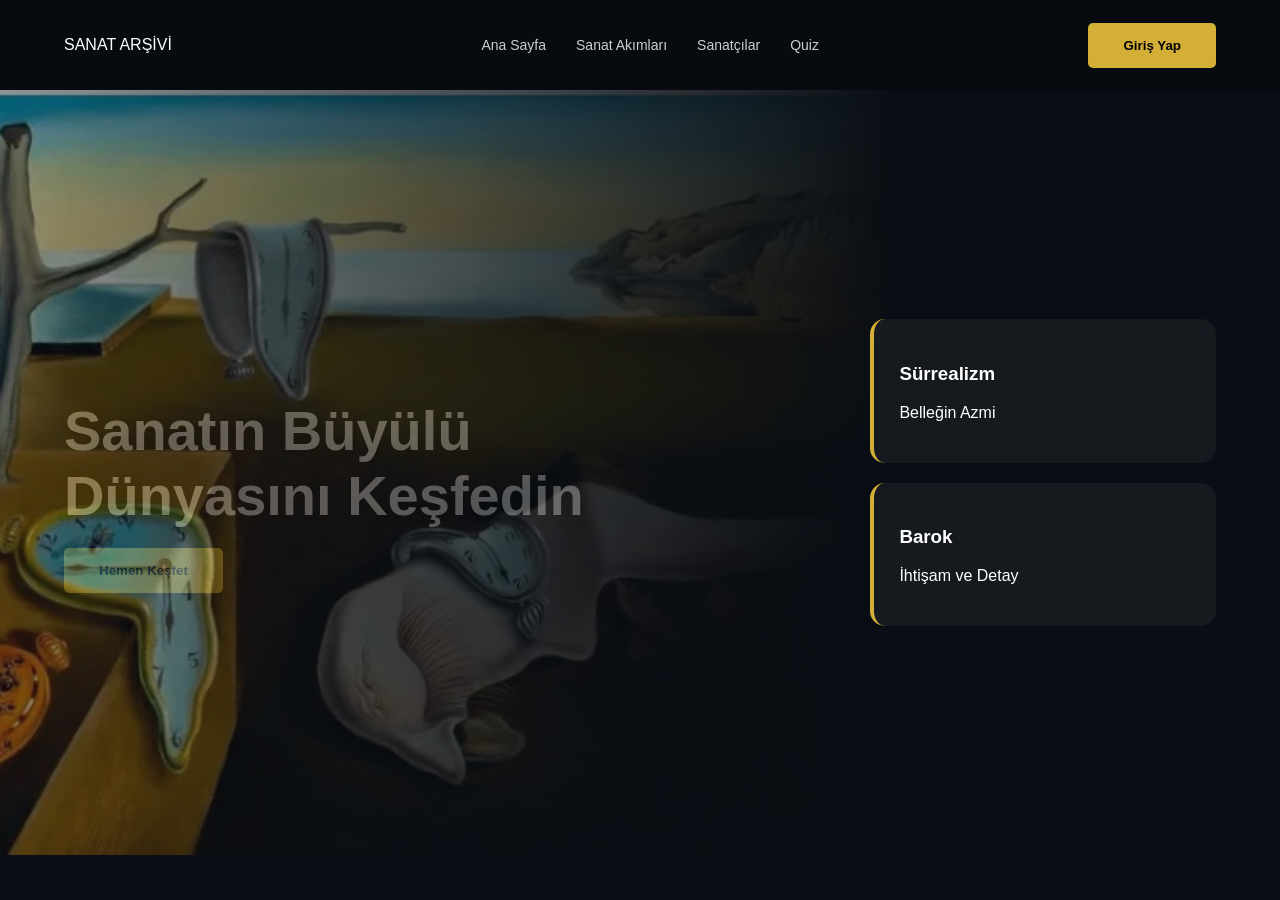
<file: pages/index.html>
<!DOCTYPE html>
<html lang="tr">
<head>
    <meta charset="UTF-8">
    <meta name="viewport" content="width=device-width, initial-scale=1.0">
    <title>SANAT ARŞİVİ | Dijital Küratör</title>
    <link rel="stylesheet" href="style.css"> 
</head>
<body>
    <nav class="navbar">
        <div class="logo">SANAT ARŞİVİ</div>
        <ul class="nav-links">
            <li><a href="#">Ana Sayfa</a></li>
            <li><a href="#">Sanat Akımları</a></li>
            <li><a href="#">Sanatçılar</a></li>
            <li><a href="#">Quiz</a></li>
        </ul>
        <div class="nav-auth">
            <button class="btn-login">Giriş Yap</button>
        </div>
    </nav>

    <section class="hero">
        <div class="hero-bg-image"></div> 

        <div class="hero-content">
            <h1>Sanatın Büyülü Dünyasını Keşfedin</h1>
            <button class="btn-explore">Hemen Keşfet</button>
        </div>
        
        <div class="hero-cards">
            <div class="card glass">
                <span class="line gold"></span>
                <h3>Sürrealizm</h3>
                <p>Belleğin Azmi</p>
            </div>
            <div class="card glass">
                <span class="line gold"></span>
                <h3>Barok</h3>
                <p>İhtişam ve Detay</p>
            </div>
        </div>
    </section>
</body>
</html>
</file>
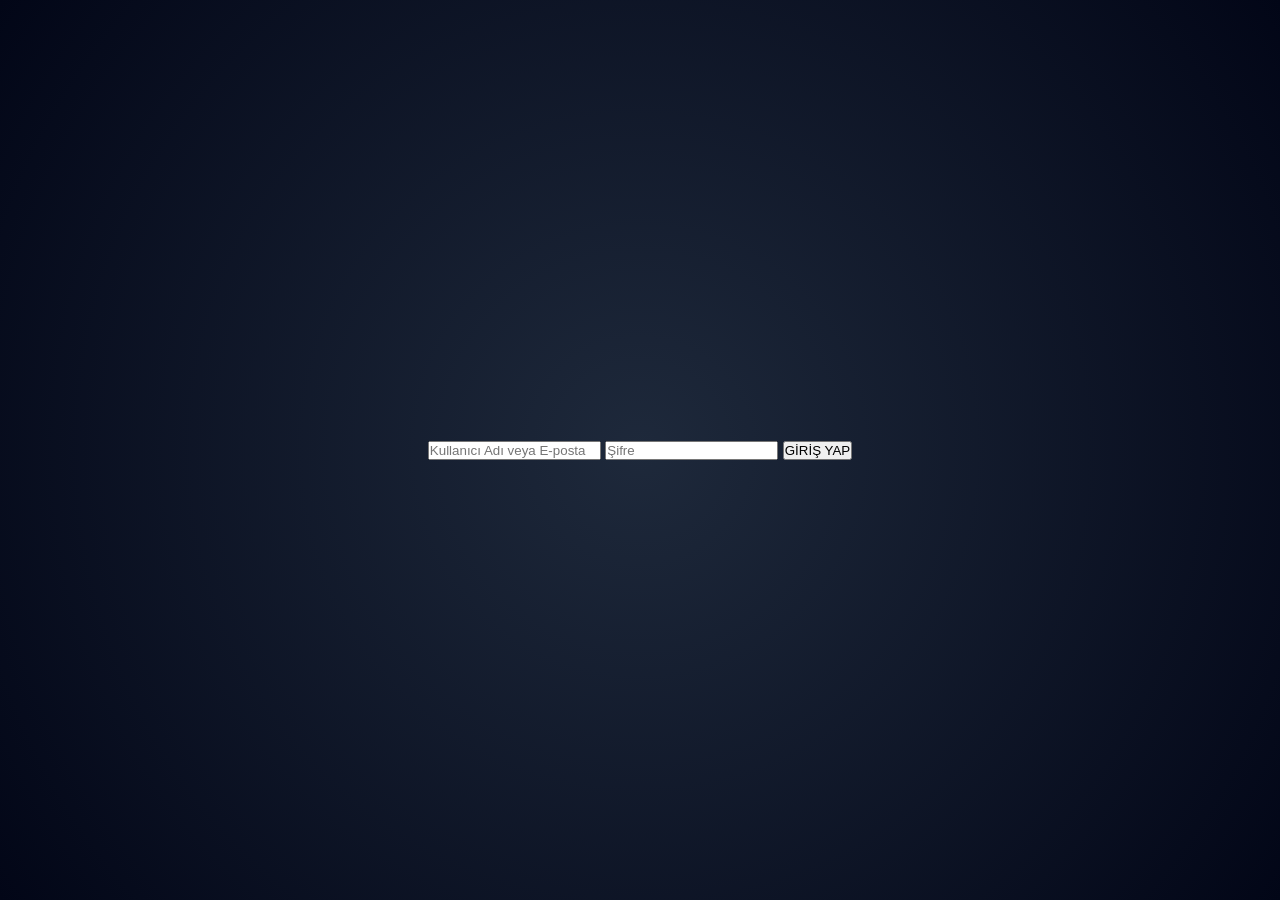
<file: giris.html>
<!DOCTYPE html>
<html lang="tr">
<head>
    <meta charset="UTF-8">
    <title>Giriş Yap</title>
    <link rel="stylesheet" href="style.css">
</head>
<body class="auth-body">
<form action="../giris_islem.php" method="POST">
    <input type="text" name="kullanici_adi" placeholder="Kullanıcı Adı veya E-posta" required>
    <input type="password" name="sifre" placeholder="Şifre" required>
    
    <button type="submit">GİRİŞ YAP</button> 
</form>
    </div>
    <div id="notification-container"></div>
  
</html>
</file>
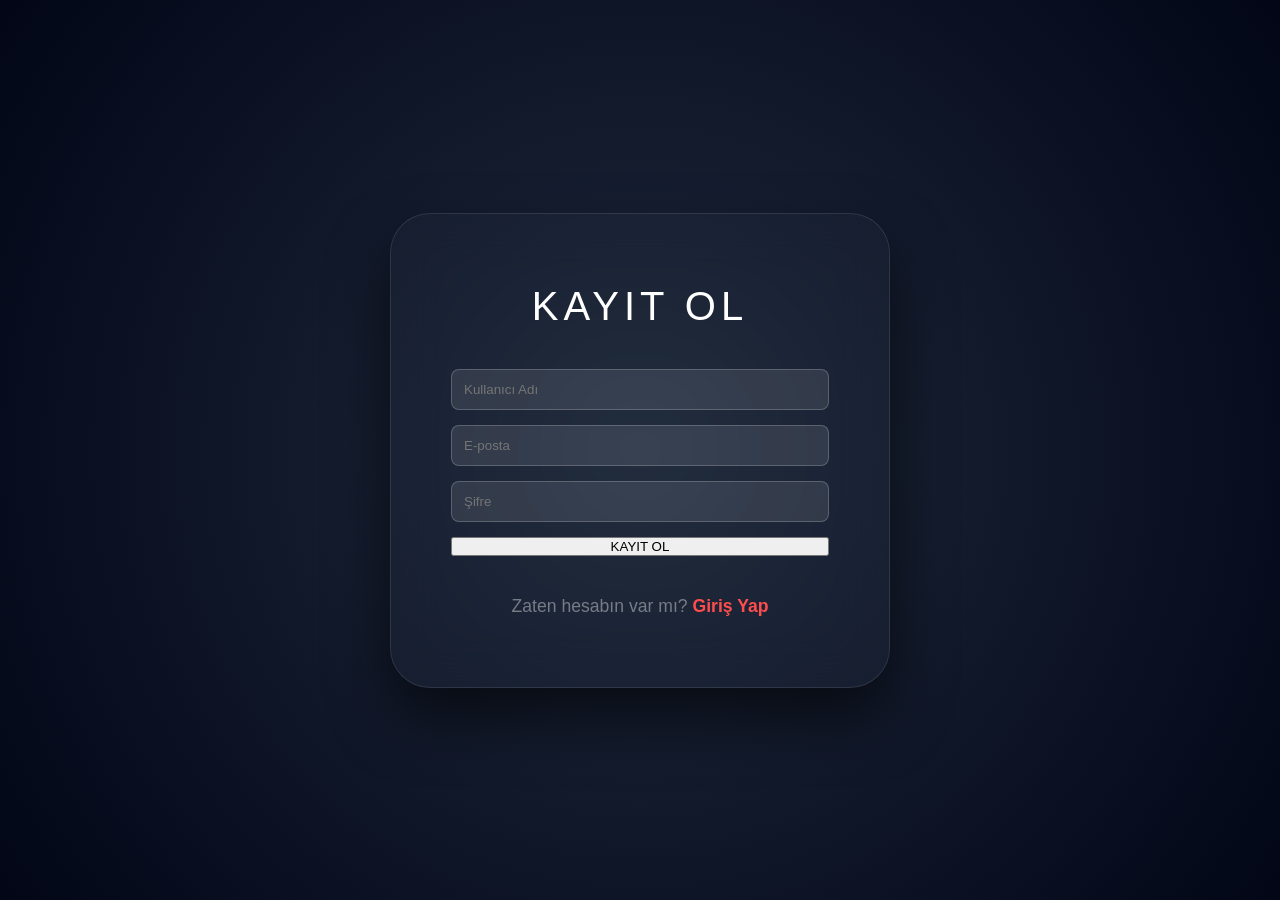
<file: kayit.html>
<!DOCTYPE html>
<html lang="tr">
<head>
    <meta charset="UTF-8">
    <title>Kayıt Ol | Sanat Arşivi</title>
    <link rel="stylesheet" href="style.css">
    <link href="https://fonts.googleapis.com/css2?family=Poppins:wght@200;400;600&display=swap" rel="stylesheet">
</head>
<body class="auth-body">

    <div class="auth-card">
        <h2>KAYIT OL</h2>
        
        <form action="kayit_islem.php" method="POST">
    <input type="text" name="kullanici_adi" placeholder="Kullanıcı Adı" required>
    <input type="email" name="eposta" placeholder="E-posta" required>
    <input type="password" name="sifre" placeholder="Şifre" required>
    <button type="submit">KAYIT OL</button>
</form>
        <div class="auth-footer">
            Zaten hesabın var mı? <a href="giris.html">Giriş Yap</a>
        </div>
    </div>

</body>
</html>
</file>
<file: pages/style.css>
/* 1. Renk Teorisi ve Atmosfer */
:root {
    --bg-dark: #0a0e14; /* Derin lacivert tonları */
    --accent-gold: #d4af37; /* Altın sarısı dikey çizgiler */
    --text-white: #ffffff;
    --glass-bg: rgba(255, 255, 255, 0.05);
}

body {
    background-color: var(--bg-dark);
    color: var(--text-white);
    font-family: 'Segoe UI', sans-serif;
    margin: 0;
    overflow-x: hidden;
}

/* 2. Navigasyon Çubuğu */
.navbar {
    display: flex;
    justify-content: space-between;
    padding: 20px 5%;
    align-items: center;
    background: rgba(0, 0, 0, 0.3);
}

.nav-links {
    list-style: none;
    display: flex;
    gap: 30px;
}

.nav-links a {
    color: white;
    text-decoration: none;
    font-size: 14px;
    opacity: 0.8;
}

/* 3. Hero Section: Asimetrik Modernizm */
.hero {
    display: flex;
    min-height: 80vh;
    padding: 0 5%;
    align-items: center;
}

.hero-content {
    flex: 7; /* %70 Alan */
}

.hero-content h1 {
  font-size: 3.5rem; /* Yazıyı biraz büyüttük */
    font-weight: 800;
    color: #ffffff;
    text-shadow: 2px 4px 10px rgba(0, 0, 0, 0.7); /* Yazının arkasına gölge ekledik */
    margin-bottom: 20px;
    max-width: 600px;
}

.hero-section {
    background: linear-gradient(rgba(0, 0, 0, 0.5), rgba(0, 0, 0, 0.5)), 
                url('../assets/resim1.jpg'); /* Resminin yolu doğru olduğundan emin ol */
    background-size: cover;
    background-position: center;
    height: 100vh;
    display: flex;
    align-items: center;
    padding: 0 10%;
}

/* 4. Buton Mimarisi: Premium Mat */
.btn-explore, .btn-login {
    background-color: var(--accent-gold);
    color: black;
    border: none;
    padding: 15px 35px;
    font-weight: bold;
    border-radius: 5px;
    cursor: pointer;
    transition: all 0.3s ease;
}

.btn-explore:hover {
    transform: scale(1.05); /* Hover edildiğinde hafifçe büyüme */
    box-shadow: 0 0 20px rgba(212, 175, 55, 0.4);
}

/* 5. Sağ Taraftaki Bilgi Kartları: %30'luk Alan */
.hero-cards {
    flex: 3;
    display: flex;
    flex-direction: column;
    gap: 20px;
}

/* Cam Efekti (Glassmorphism) */
.card.glass {
    background: var(--glass-bg);
    backdrop-filter: blur(10px); /* Arka plan bulanıklığı */
    padding: 25px;
    border-radius: 15px;
    border-left: 4px solid var(--accent-gold); /* Altın sarısı dikey çizgiler */
    transition: 0.3s;
}

.card.glass:hover {
    background: rgba(255, 255, 255, 0.1);
}
.hero {
    position: relative;
    display: flex;
    min-height: 85vh;
    padding: 0 5%;
    align-items: center;
    overflow: hidden;
    background-color: #0a0e14; /* Derin lacivert temel */
}

.hero-bg-image {
    position: absolute;
    top: 0;
    left: 0;
    width: 70%; /* Raporundaki asimetrik oran */
    height: 100%;
    /* ../assets/resim1.jpg yazarak bir üst klasöre çıkıp assets'e giriyoruz */
    background: linear-gradient(to right, rgba(10, 14, 20, 0.2), rgba(10, 14, 20, 1)), 
                url('../assets/resim1.jpg'); 
    background-size: cover;
    background-position: center;
    z-index: 0;
    opacity: 0.7; /* Karanlık Galeri atmosferi için */
}

/* Hero section'ın kendisi de asimetri için hazır olmalı */
.hero {
    position: relative;
    display: flex;
    min-height: 85vh;
    padding: 0 5%;
    align-items: center;
    overflow: hidden;
    background-color: #0a0e14;
}
.hero-btn {
    padding: 12px 30px;
    background-color: #f1c40f; /* Altın sarısı tonu */
    color: #1a1a1a;
    border: none;
    border-radius: 50px; /* Yuvarlak köşeler */
    font-weight: bold;
    text-transform: uppercase;
    transition: all 0.3s ease; /* Geçiş efekti */
    cursor: pointer;
}

.hero-btn:hover {
    background-color: #ffffff;
    transform: translateY(-3px); /* Üzerine gelince hafif yukarı kalkar */
    box-shadow: 0 10px 20px rgba(241, 196, 15, 0.3);
}
</file>
<file: style.css>
/* 1. GENEL SIFIRLAMA */
* {
    margin: 0;
    padding: 0;
    box-sizing: border-box;
    font-family: 'Inter', sans-serif;
}

body {
    background-color: #707070 !important; /* İstediğin o yumuşak fildişi tonu */
}

/* Navbar'ı En Üstte Sabitle */
.navbar {
    position: absolute !important;
    top: 0;
    left: 0;
    width: 100% !important;
    display: flex !important;
    justify-content: space-between !important;
    align-items: center !important;
    padding: 30px 8% !important;
    background: #181818 !important; /* Beyaz şeridi kaldırdık */
    z-index: 999 !important;
}

/* Menü Yazıları Beyaz ve Okunur Olsun */
.logo{
    color: #f7f7f7 !important; /* Yazı rengini beyaz yapar */
    font-weight: bold;         /* Daha belirgin olması için kalınlaştırabilirsin */
    text-transform: uppercase; /* Hepsini büyük harf yapar */
}
.nav-links {
    list-style: none;
    display: flex;
    gap: 25px;
}

/* Navbar linklerinin temel hali */
.nav-links a {
    color: white;             /* İlk başta beyaz görünsünler */
    text-decoration: none;    /* Altındaki çizgiyi kaldırır */
    transition: color 0.3s ease; /* Renk değişiminin yumuşak olması için (0.3 saniye) */
}

/* Üstüne gelince (Hover durumu) */
.nav-links a:hover {
    color: #ff4d4d;           /* Senin butonlarındaki o canlı kırmızı/turuncu tonu */
    cursor: pointer;          /* El işareti çıksın */
}

/* Orta Başlık Alanı */
.hero-content {
    text-align: center;
    color:rgb(255, 255, 255);
    z-index: 10;
}

.hero-content h1 {
    font-size: 4rem !important;
    font-weight: 800;
    margin-bottom: 20px;
    text-shadow: 2px 2px 10px rgba(0, 0, 0, 0.932); /* Okunurluk için hafif gölge */
}

/* Hero Section Arka Planı (Doğru Resim Adı ile) */
.hero-section {
    position: relative;
    height: 95vh !important;
    background: linear-gradient(to bottom, rgba(0,0,0,0.6) 0%, rgba(0,0,0,0.2) 50%, rgb(0, 0, 0) 100%), 
                url('resimler/arkaplan.jpg') !important; /* Senin klasöründeki isim bu! */
    background-size: cover !important;
    
    /* BURASI ÇOK ÖNEMLİ: İlk değer yatay (center), ikinci değer dikey (top/bottom/%).
       Burayı %30 veya %40 yaparak resmi aşağı doğru kaydırabilirsin. */
    background-position: center 0.1% !important; 
    
    background-repeat: no-repeat !important;
    display: flex !important;
    justify-content: center !important;
    align-items: center !important;
    padding-bottom: 200px; /* Bu, üstteki alanı şişirir ve kartları aşağı öteler */
}
.hero-section h1 {
    font-size: 3.5rem;
    margin-bottom: 15px;
    letter-spacing: 2px;
}

/* 4. KARTLARIN OLDUĞU ALT ALAN */
.content-section {
    padding: 70px 10% !important;
}

/* Bu kod kartları zorla yukarı çeker */
main.content-section {
    position: relative !important;
    z-index: 10 !important;
    margin-top: -180px !important; /* Değeri bilerek çok büyüttüm, farkı görelim diye */
}

.art-grid {
 display: flex !important;
    /* Kartları iki uç yana yaslar, ortadaki boşluğu maksimuma çıkarır */
    justify-content: space-between !important; 
    
    /* Yanlardaki boşluğu senin çizimine göre iyice açıyoruz */
    padding: 0 5% !important; 
    
    /* Kartları yukarı, fotoğrafın üzerine bindirmeye devam ediyoruz */
    margin-top: -150px !important; 
    
    /* Ekranın neredeyse tamamını kullanması için genişliği %100 yapalım */
    width: 95% !important; 
    max-width: 1600px !important; /* Çok devasa ekranlarda aşırı dağılmasın diye bir sınır */
    
    margin-left: auto !important;
    margin-right: auto !important;
    position: relative !important;
    z-index: 100 !important;
}

.art-card {
/* Kartların genişliğini biraz artırarak boşluğu dengeleyebiliriz */
    width: 380px !important; 
    background: #49a7ff7c !important;
    border-radius: 25px !important;
    padding: 35px !important;
    box-shadow: 0 25px 50px rgb(0, 0, 0) !important;

}

.art-card:hover {
    transform: translateY(-10px) !important;
}
.art-card h3 {
    color: rgb(231, 99, 99);
    margin-top: 15px; /* Resimle yazı arasına biraz boşluk iyi gider */
}

.art-card p {
    color: #ddd; /* Alt metni hafif gri yaparak hiyerarşi kurabilirsin */
}

.card-image {
    height: 300px !important;
    background: #00000000 !important;
    border-radius: 12px !important;
    margin-bottom: 20px !important;
}

/* 1. Kapsayıcıyı yukarı itelim */
.content-section {
    padding-top: 0 !important; /* Üst boşluğu tamamen sıfırladık */
    background-color: #181818 !important;
    display: flex !important;
    flex-direction: column !important;
    align-items: center !important;
}
/* Ortak özellikler: Resmin kutuyu bozmasını engeller */
.beyaz-kutu {
    width: 100%;
    height: 180px; /* Mevcut yüksekliğin neyse o kalsın */
    background-size: cover; /* Resmi kutuya tam sığdırır */
    background-position: center; /* Resmi ortalar */
    border-radius: 15px;
    box-shadow: 0 4px 15px rgba(0, 0, 0, 0.3); /* Resme hafif bir derinlik katar */
    transition: transform 0.3s ease; /* Fareyle üzerine gelince efekt için */
}
.art-card:hover .beyaz-kutu {
    transform: scale(1.05); /* Fareyle kartın üzerine gelince resim hafifçe büyür */
}

/* Her kutuya ayrı resim */
.ronesans-img {
    background-image: url('resimler/ronesans.jpg'); 
}

.monet-img {
    background-image: url('resimler/monet.jpg');
}

.modern-img {
    background-image: url('resimler/modern.jpg');
}
.art-card {
    cursor: pointer; /* Fare üzerine gelince el işareti çıkar */
    transition: transform 0.3s ease;
}

.art-card:hover {
    transform: translateY(-10px); /* Üzerine gelince hafifçe yukarı zıplar */
}
/* Detay Sayfası Tasarımı */
.detay-sayfasi {
    background-color: #1a1a1a; /* Koyu, asil bir arka plan */
    color: white;
    font-family: 'Segoe UI', sans-serif;
}

.detay-container {
    max-width: 1100px;
    margin: 50px auto;
    padding: 20px;
}

.detay-baslik {
    text-align: center;
    border-bottom: 2px solid #000000;
    padding-bottom: 20px;
    margin-bottom: 40px;
}

.detay-icerik {
    display: flex; /* Yazı ve resmi yan yana getirir */
    gap: 40px;
    align-items: start;
}

.detay-resim img {
    width: 100%;
    max-width: 500px;
    border-radius: 15px;
    box-shadow: 0 10px 30px rgba(0,0,0,0.5);
}

.detay-metin h2 { color: #e74c3c; }

.sanatci-liste li {
    margin-bottom: 15px;
    list-style-type: square;
}
/* Butonların kapsayıcısı */
.auth-buttons {
    display: flex;
    gap: 15px; /* Butonların arasını açar */
    align-items: center;
}

/* Genel Buton Ayarları */
.btn-login, .btn-register {
    padding: 10px 20px;
    border-radius: 8px;
    font-size: 14px;
    font-weight: 600;
    text-decoration: none;
    transition: all 0.3s ease; /* Yumuşak geçiş efekti */
    font-family: 'Segoe UI', sans-serif;
}

/* Giriş Yap Butonu (Sade ve Çizgili) */
.btn-login {
    color: white;
    border: 1px solid rgba(255, 255, 255, 0.4);
    background: transparent;
}

.btn-login:hover {
    background: rgba(255, 255, 255, 0.1);
    border-color: white;
}

/* Kayıt Ol Butonu (Vurgulu ve Renkli) */
.btn-register {
    background-color: #ff4d4d; /* Sitedeki kırmızı vurguyla uyumlu */
    color: white;
    border: 1px solid #ff4d4d;
}

.btn-register:hover {
    background-color: #e60000;
    transform: translateY(-2px); /* Üzerine gelince hafifçe yukarı zıplar */
    box-shadow: 0 4px 15px rgba(255, 77, 77, 0.4);
}
/* Arka Planı Karart ve Formu Ortala */
.auth-container {
    height: 100vh;
    display: flex;
    justify-content: center;
    align-items: center;
    background: url('../resimler/arka-plan.jpg') no-repeat center center/cover;
}

/* Şeffaf Form Kutusu */
.auth-form {
    background: rgba(255, 255, 255, 0.1);
    backdrop-filter: blur(10px); /* Arkayı bulanıklaştırır */
    padding: 40px;
    border-radius: 20px;
    border: 1px solid rgba(255, 255, 255, 0.2);
    width: 350px;
    text-align: center;
}

.auth-form h2 { color: white; margin-bottom: 25px; }

/* Giriş Alanları */
.input-group input {
    width: 100%;
    padding: 12px;
    margin-bottom: 15px;
    border-radius: 8px;
    border: none;
    background: rgba(255, 255, 255, 0.2);
    color: white;
    outline: none;
}

.input-group input::placeholder { color: #ddd; }

/* Gönder Butonu */
.auth-submit {
    width: 100%;
    padding: 12px;
    background: #ff4d4d;
    border: none;
    color: white;
    font-weight: bold;
    border-radius: 8px;
    cursor: pointer;
    transition: 0.3s;
}
.auth-submit:hover { background: #e60000; }
/* Arka planı biraz daha canlandıralım */
.auth-body {
    background: radial-gradient(circle at center, #1e293b 0%, #020617 100%) !important;
    height: 100vh;
    display: flex;
    justify-content: center;
    align-items: center;
    margin: 0;
}

/* Kartı Büyütüyoruz ve Daha Şık Yapıyoruz */
.auth-card {
    background: rgba(255, 255, 255, 0.02);
    backdrop-filter: blur(25px); /* Daha yoğun cam efekti */
    padding: 70px 60px; /* İç boşluğu ciddi oranda artırdık */
    border-radius: 40px; /* Daha yumuşak köşeler */
    border: 1px solid rgba(255, 255, 255, 0.1);
    width: 500px; /* Genişliği artırdık */
    text-align: center;
    box-shadow: 0 30px 60px rgba(0, 0, 0, 0.6);
    transition: all 0.4s ease;
}

.auth-card:hover {
    border-color: rgba(255, 77, 77, 0.3);
    transform: translateY(-10px);
}

/* Başlık Tasarımı */
/* Kayıt Sayfasına Özel Eklemeler (Eğer yoksa ekle) */
.auth-card h2 {
    font-size: 2.5rem;
    font-weight: 200;
    letter-spacing: 5px;
    margin-bottom: 40px;
    color: white;
}

/* Formun içindeki inputların arası çok açılmasın diye küçük bir ayar */
.auth-card .input-box {
    margin-bottom: 15px; 
}

/* Giriş Kutularını Modernleştiriyoruz */
.input-box {
    width: 100%;
    padding: 20px; /* Daha ferah yazım alanı */
    margin-bottom: 25px;
    border-radius: 15px;
    border: 1px solid rgba(255, 255, 255, 0.08);
    background: rgba(255, 255, 255, 0.05);
    color: white;
    font-size: 1.1rem;
    outline: none;
    transition: 0.3s;
    box-sizing: border-box;
}

.input-box:focus {
    background: rgba(255, 255, 255, 0.1);
    border-color: #ff4d4d;
    box-shadow: 0 0 20px rgba(255, 77, 77, 0.15);
}

/* Buton Tasarımı */
.auth-btn {
    width: 100%;
    padding: 20px;
    background: linear-gradient(135deg, #ff4d4d 0%, #b91c1c 100%);
    color: white;
    border: none;
    border-radius: 15px;
    font-size: 1.3rem;
    font-weight: 600;
    letter-spacing: 2px;
    cursor: pointer;
    margin-top: 25px;
    transition: 0.3s;
    box-shadow: 0 10px 25px rgba(255, 77, 77, 0.3);
}

.auth-btn:hover {
    transform: scale(1.03);
    box-shadow: 0 15px 35px rgba(255, 77, 77, 0.5);
    filter: brightness(1.1);
}

/* Alt Link */
.auth-footer {
    margin-top: 40px;
    font-size: 1.1rem;
    color: rgba(255, 255, 255, 0.4);
}

.auth-footer a {
    color: #ff4d4d;
    text-decoration: none;
    font-weight: bold;
    transition: 0.3s;
}

.auth-footer a:hover {
    text-decoration: underline;
    color: white;
}
#notification-container {
    position: fixed;
    top: 20px;
    right: 20px;
    z-index: 1000;
}

.toast {
    background: rgba(255, 255, 255, 0.1);
    backdrop-filter: blur(10px);
    color: white;
    padding: 15px 25px;
    border-radius: 12px;
    border-left: 5px solid #ff4d4d; /* Hata rengi */
    margin-bottom: 10px;
    box-shadow: 0 10px 20px rgba(0,0,0,0.2);
    display: flex;
    align-items: center;
    animation: slideIn 0.5s ease forwards;
}

@keyframes slideIn {
    from { transform: translateX(100%); opacity: 0; }
    to { transform: translateX(0); opacity: 1; }
}

.toast.success { border-left-color: #4dfbaf; } /* Başarı rengi */
/* Bildirim Konteynırını Sola Alalım */
#notification-container {
    position: fixed;
    top: 20px;
    left: 20px; /* Right yerine Left yaparak sola aldık */
    z-index: 1000;
}

.toast {
    background: rgba(255, 255, 255, 0.1);
    backdrop-filter: blur(10px);
    color: white;
    padding: 15px 25px;
    border-radius: 12px;
    border-left: 5px solid #ff4d4d;
    margin-bottom: 10px;
    box-shadow: 0 10px 20px rgba(0,0,0,0.2);
    display: flex;
    align-items: center;
    /* Animasyon ismini değiştirdik */
    animation: slideInLeft 0.5s ease forwards; 
}

/* Soldan Giriş Animasyonu */
@keyframes slideInLeft {
    from { 
        transform: translateX(-100%); /* Ekranın sol dışından başla */
        opacity: 0; 
    }
    to { 
        transform: translateX(0); 
        opacity: 1; 
    }
}
/* 1. Tüm içeriği ortalayan ana kutu */
.center-wrapper {
    max-width: 1100px;
    margin: 0 auto;
    position: relative;
}

/* 2. Kartları yan yana dizen ve yukarı taşıyan kısım */
.art-grid {
    display: flex !important;
    justify-content: center !important;
    gap: 20px;
    margin-top: -100px !important; /* İşte kartları o kırmızı çizgiye taşıyan yer */
    position: relative;
    z-index: 100;
}

/* 3. Kartların boyutunu sabitleyelim (bozulmaması için) */
.art-card {
    flex: 0 0 300px !important; /* Kart genişliğini sabitler */
    height: 400px;              /* Kart yüksekliğini sabitler */
    background: rgba(30, 60, 100, 0.7); /* O mavi cam efekti */
    border-radius: 20px;
    padding: 15px;
    text-align: center;
}

/* 4. Resimlerin kutuya sığması için */
.beyaz-kutu {
    width: 100%;
    height: 180px;
    border-radius: 15px;
    margin-bottom: 15px;
}
.auth-card form {
    display: flex;
    flex-direction: column; /* Kutuları alt alta dizer */
    gap: 15px; /* Aralarındaki boşluğu açar */
    width: 100%;
}

.auth-card input {
    padding: 12px;
    border-radius: 8px;
    border: 1px solid rgba(255,255,255,0.2);
    background: rgba(255,255,255,0.1);
    color: white;
    width: 100%; /* Kutuların kartı tam kaplamasını sağlar */
}

/* Rönesans Sayfa Tasarımı */
.detay-sayfasi {
    background-color: #0d0d0d;
    color: #e0e0e0;
    line-height: 1.8;
}

.ronesans-hero {
    height: 80vh;
    background: url('../resimler/ronesans-bg.jpg') no-repeat center center/cover;
    background-attachment: fixed; /* Paralaks efekti */
    display: flex;
    align-items: center;
    justify-content: center;
}

.hero-overlay {
    background: rgba(0, 0, 0, 0.5);
    padding: 40px;
    text-align: center;
    border: 1px solid rgba(212, 175, 55, 0.3);
}

.hero-overlay h1 {
    font-family: 'Playfair Display', serif;
    font-size: 5rem;
    color: #d4af37; /* Altın rengi */
    letter-spacing: 10px;
}

.altin-baslik {
    font-family: 'Playfair Display', serif;
    color: #d4af37;
    text-align: center;
    font-size: 2.5rem;
    margin: 50px 0;
}

.eser-odak {
    display: grid;
    grid-template-columns: 1fr 1fr;
    gap: 40px;
    align-items: center;
    margin: 80px 0;
}

.eser-resim img {
    width: 100%;
    border-radius: 5px;
    border: 1px solid #333;
}

.eser-resim span {
    display: block;
    font-style: italic;
    font-size: 0.9rem;
    text-align: center;
    margin-top: 10px;
}

.eser-galeri {
    display: grid;
    grid-template-columns: repeat(auto-fit, minmax(300px, 1fr));
    gap: 30px;
    padding-bottom: 100px;
}

.galeri-kart {
    background: #1a1a1a;
    padding: 15px;
    border-radius: 8px;
    transition: 0.4s;
}

.galeri-kart:hover {
    box-shadow: 0 0 20px rgba(212, 175, 55, 0.4);
}

.galeri-kart img {
    width: 100%;
    height: 350px;
    object-fit: cover;
    margin-bottom: 15px;
}
/* Rönesans Detay Sayfası Tasarımı */
.detay-sayfasi {
    background-color: #0f172a; /* Koyu modern arka plan */
    color: #f1f5f9;
    font-family: 'Poppins', sans-serif;
    margin: 0;
}

.detay-container {
    max-width: 1000px;
    margin: 0 auto;
    padding: 40px 20px;
}

/* Başlık Alanı */
.detay-baslik h1 {
    font-size: 3rem;
    color: #e11d48; /* Vurgu rengi */
    text-align: center;
    text-transform: uppercase;
    letter-spacing: 5px;
    margin-bottom: 10px;
}

.detay-baslik p {
    text-align: center;
    font-style: italic;
    color: #94a3b8;
}

/* Profesyonel Görsel Alanı */
.detay-resim {
    width: 100%;
    height: 500px;
    background: url('resimler/ronesans-hero.jpg') center/cover; /* Buraya güzel bir Rönesans resmi koy */
    border-radius: 20px;
    margin: 40px 0;
    box-shadow: 0 20px 40px rgba(0,0,0,0.5);
}

/* Metin İçeriği */
.detay-metin {
    background: rgba(30, 41, 59, 0.5);
    padding: 30px;
    border-radius: 15px;
    border-left: 5px solid #e11d48;
    line-height: 1.8;
}

.detay-metin h3 {
    color: #e11d48;
    margin-top: 25px;
}

/* Küçük Eser Galerisi */
.eser-galeri {
    display: grid;
    grid-template-columns: repeat(auto-fit, minmax(280px, 1fr));
    gap: 20px;
    margin-top: 40px;
}

.eser-galeri img {
    width: 100%;
    height: 300px;
    object-fit: cover;
    border-radius: 10px;
    transition: 0.3s;
    filter: grayscale(30%);
}

.eser-galeri img:hover {
    filter: grayscale(0%);
    transform: scale(1.05);
}
</file>
